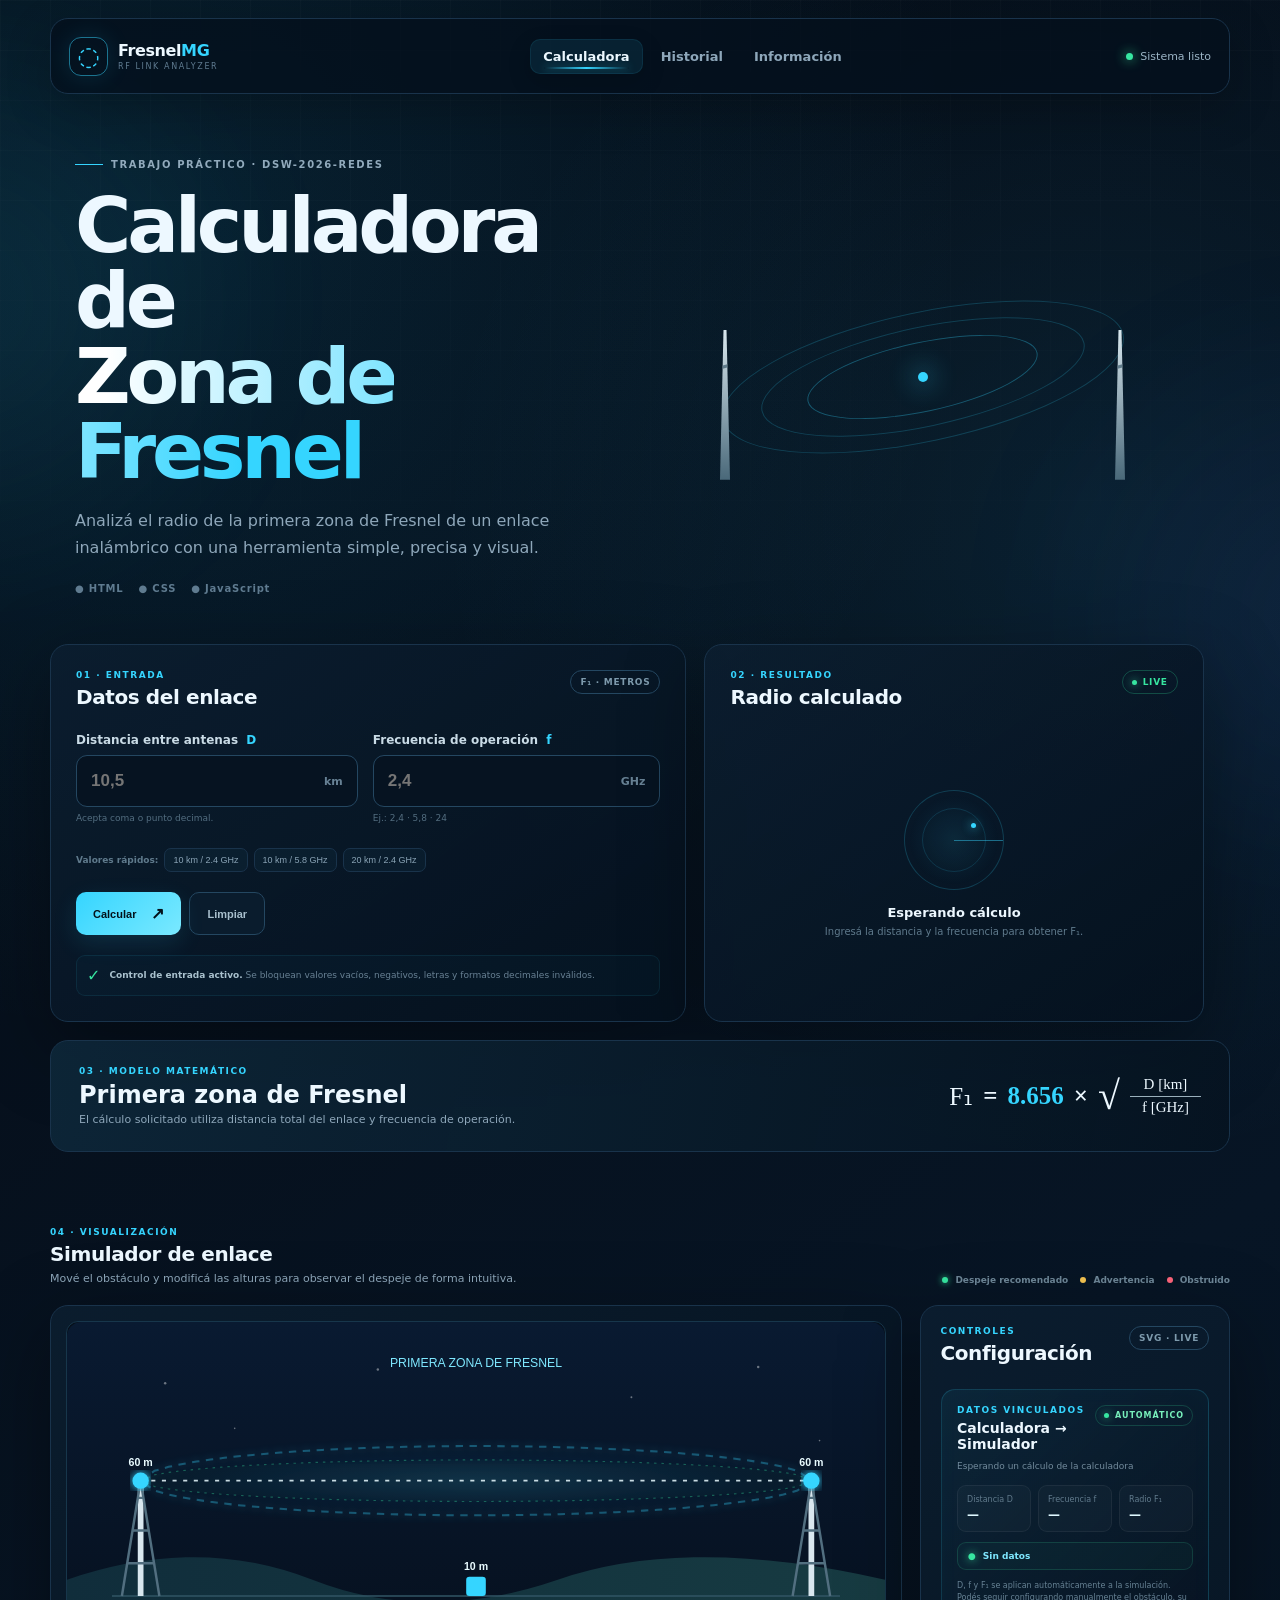
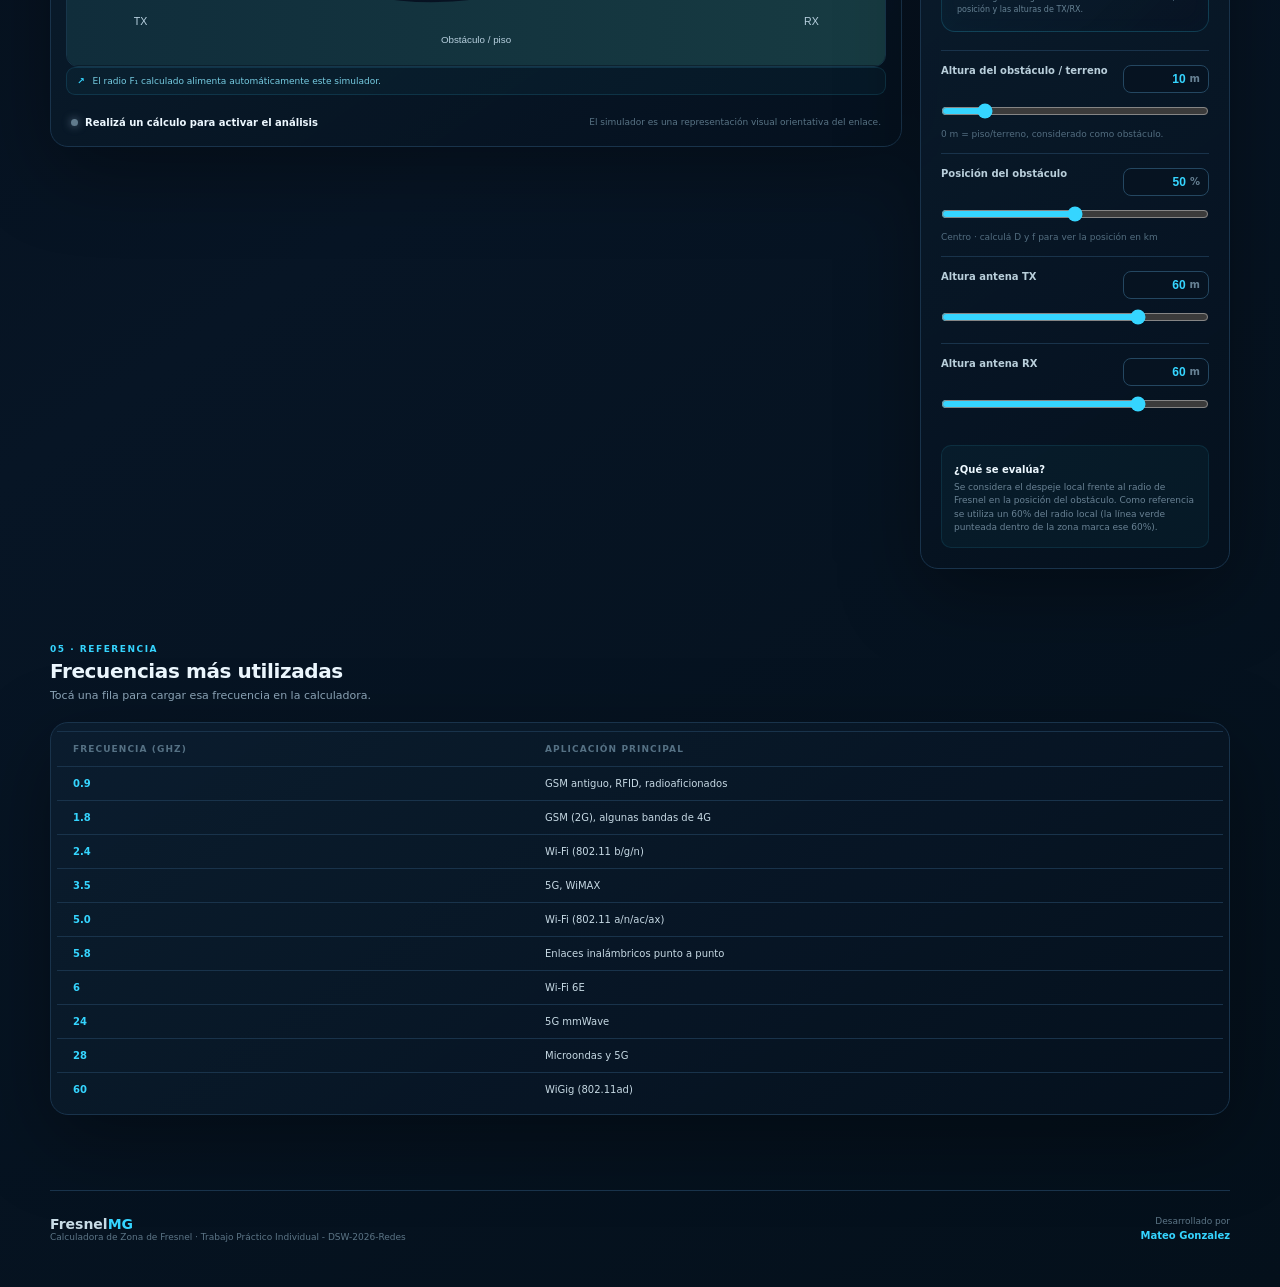
<file: index.html>
<!DOCTYPE html>
<html lang="es">
<head>
  <meta charset="UTF-8">
  <meta name="viewport" content="width=device-width, initial-scale=1.0">
  <meta name="description" content="FresnelMG - herramienta profesional para el cálculo y análisis de la primera zona de Fresnel">
  <title>FresnelMG | Calculadora de Zona de Fresnel</title>
  <link rel="stylesheet" href="style/styles.css">
</head>
<body>
  <div class="ambient ambient-one"></div>
  <div class="ambient ambient-two"></div>

  <header class="topbar">
    <a class="logo" href="index.html" aria-label="FresnelMG inicio">
      <span class="logo-mark">◌</span>
      <span>
        <strong>Fresnel<span>MG</span></strong>
        <small>RF LINK ANALYZER</small>
      </span>
    </a>

    <nav class="nav" aria-label="Navegación principal">
      <a class="active" href="index.html">Calculadora</a>
      <a class="" href="historial.html">Historial</a>
      <a class="" href="informacion.html">Información</a>
    </nav>

    <div class="status-pill"><i></i> Sistema listo</div>
  </header>

  <main id="inicio">
    <section class="hero" id="calculadora">
      <div class="hero-copy">
        <div class="kicker"><span></span> Trabajo práctico · DSW-2026-Redes</div>
        <h1>Calculadora de<br><em>Zona de Fresnel</em></h1>
        <p>Analizá el radio de la primera zona de Fresnel de un enlace inalámbrico con una herramienta simple, precisa y visual.</p>
        <div class="hero-meta">
          <span>● HTML</span>
          <span>● CSS</span>
          <span>● JavaScript</span>
        </div>
      </div>

      <div class="hero-orbit" aria-hidden="true">
        <div class="orbit orbit-a"></div>
        <div class="orbit orbit-b"></div>
        <div class="orbit orbit-c"></div>
        <div class="signal-dot"></div>
        <div class="tower tower-left"><b></b></div>
        <div class="tower tower-right"><b></b></div>
      </div>
    </section>
    <section class="workspace">
      <article class="panel calculator-panel">
        <div class="panel-head">
          <div>
            <span class="eyebrow">01 · Entrada</span>
            <h2>Datos del enlace</h2>
          </div>
          <span class="chip">F₁ · METROS</span>
        </div>

        <form id="calcForm" novalidate>
          <div class="input-grid">
            <label class="input-field">
              <span>Distancia entre antenas <b>D</b></span>
              <div class="input-box">
                <input id="distance" type="text" inputmode="decimal" autocomplete="off" placeholder="10,5" maxlength="20">
                <span>km</span>
              </div>
              <small class="hint">Acepta coma o punto decimal.</small>
              <small id="distanceError" class="field-error"></small>
            </label>

            <label class="input-field">
              <span>Frecuencia de operación <b>f</b></span>
              <div class="input-box">
                <input id="frequency" type="text" inputmode="decimal" autocomplete="off" placeholder="2,4" maxlength="20">
                <span>GHz</span>
              </div>
              <small class="hint">Ej.: 2,4 · 5,8 · 24</small>
              <small id="frequencyError" class="field-error"></small>
            </label>
          </div>

          <div class="quick-values">
            <span>Valores rápidos:</span>
            <button type="button" data-distance="10" data-frequency="2.4">10 km / 2.4 GHz</button>
            <button type="button" data-distance="10" data-frequency="5.8">10 km / 5.8 GHz</button>
            <button type="button" data-distance="20" data-frequency="2.4">20 km / 2.4 GHz</button>
          </div>

          <div class="form-actions">
            <button class="btn btn-primary" type="submit"><span>Calcular</span><b>↗</b></button>
            <button class="btn btn-ghost" type="button" id="clearBtn">Limpiar</button>
          </div>
        </form>

        <div class="validation-note">
          <span>✓</span>
          <p><strong>Control de entrada activo.</strong> Se bloquean valores vacíos, negativos, letras y formatos decimales inválidos.</p>
        </div>
      </article>

      <article class="panel result-panel" id="resultPanel">
        <div class="panel-head">
          <div>
            <span class="eyebrow">02 · Resultado</span>
            <h2>Radio calculado</h2>
          </div>
          <span class="live-dot">LIVE</span>
        </div>

        <div id="emptyResult" class="empty-result">
          <div class="radar"><span></span></div>
          <strong>Esperando cálculo</strong>
          <p>Ingresá la distancia y la frecuencia para obtener F₁.</p>
        </div>

        <div id="resultContent" class="result-content hidden">
          <div class="big-number"><span id="resultValue">00.00</span><small>m</small></div>
          <div class="result-badge"><span>✓</span> Cálculo válido</div>
          <div class="calculation-line" id="calculationLine"></div>
          <div class="result-stats">
            <div><span>Distancia</span><strong id="statDistance">—</strong></div>
            <div><span>Frecuencia</span><strong id="statFrequency">—</strong></div>
            <div><span>Precisión</span><strong>2 dec.</strong></div>
          </div>
        </div>
      </article>
    </section>
    <section class="formula-strip">
      <div class="formula-copy">
        <span class="eyebrow">03 · Modelo matemático</span>
        <h2>Primera zona de Fresnel</h2>
        <p>El cálculo solicitado utiliza distancia total del enlace y frecuencia de operación.</p>
      </div>
      <div class="formula">
        <span>F₁</span><b>=</b><strong>8.656</strong><b>×</b><span class="sqrt">√</span>
        <span class="frac"><i>D [km]</i><i>f [GHz]</i></span>
      </div>
    </section>

    <section class="section" id="simulador">
      <div class="section-heading">
        <div>
          <span class="eyebrow">04 · Visualización</span>
          <h2>Simulador de enlace</h2>
          <p>Mové el obstáculo y modificá las alturas para observar el despeje de forma intuitiva.</p>
        </div>
        <div class="legend-inline">
          <span><i class="dot green"></i> Despeje recomendado</span>
          <span><i class="dot yellow"></i> Advertencia</span>
          <span><i class="dot red"></i> Obstruido</span>
        </div>
      </div>

      <div class="simulator-grid">
        <article class="panel simulation-card">
          <div class="scene-wrap">
            <svg id="scene" viewBox="0 0 1000 420" role="img" aria-label="Simulación de dos antenas y zona de Fresnel">
              <defs>
                <linearGradient id="sky" x1="0" x2="0" y1="0" y2="1">
                  <stop offset="0" stop-color="#091a31"/>
                  <stop offset="1" stop-color="#06101e"/>
                </linearGradient>
                <linearGradient id="ground" x1="0" x2="1">
                  <stop offset="0" stop-color="#102d3b"/>
                  <stop offset="1" stop-color="#173b42"/>
                </linearGradient>
                <radialGradient id="zoneFill">
                  <stop offset="0" stop-color="#48d9ff" stop-opacity=".22"/>
                  <stop offset=".65" stop-color="#2196f3" stop-opacity=".08"/>
                  <stop offset="1" stop-color="#2196f3" stop-opacity="0"/>
                </radialGradient>
                <filter id="glow">
                  <feGaussianBlur stdDeviation="5" result="b"/>
                  <feMerge><feMergeNode in="b"/><feMergeNode in="SourceGraphic"/></feMerge>
                </filter>
              </defs>

              <rect width="1000" height="420" rx="18" fill="url(#sky)"/>
              <g opacity=".4">
                <circle cx="120" cy="75" r="1.5" fill="#fff"/>
                <circle cx="205" cy="130" r="1" fill="#fff"/>
                <circle cx="380" cy="58" r="1.5" fill="#fff"/>
                <circle cx="690" cy="92" r="1.2" fill="#fff"/>
                <circle cx="845" cy="55" r="1.5" fill="#fff"/>
                <circle cx="920" cy="145" r="1" fill="#fff"/>
              </g>

              <path d="M0 315 Q160 260 300 315 T600 315 T1000 315 V420 H0Z" fill="url(#ground)"/>
              <line x1="55" y1="335" x2="945" y2="335" stroke="#315565" stroke-width="2"/>
              <path id="fresnelZone" d="" fill="url(#zoneFill)" stroke="#35d5ff" stroke-width="2.5" stroke-dasharray="9 8" filter="url(#glow)"/>
              <path id="fresnelCore" d="" fill="rgba(55,230,161,.07)" stroke="#37e6a1" stroke-width="1.4" stroke-dasharray="3 6"/>
<line id="linkLine" x1="90" y1="145" x2="910" y2="145" stroke="#e9fbff" stroke-opacity=".85" stroke-width="2" stroke-dasharray="5 8"/>

              <g id="leftTower">
                <g id="leftMast"></g>
                <circle id="leftHead" cx="90" cy="145" r="10" fill="#35d5ff" filter="url(#glow)"/>
              </g>

              <g id="rightTower">
                <g id="rightMast"></g>
                <circle id="rightHead" cx="910" cy="145" r="10" fill="#35d5ff" filter="url(#glow)"/>
              </g>

              <g id="obstacleGroup">
                <rect id="obstacle" x="488" y="305" width="24" height="30" rx="4" fill="#35d5ff"/>
                <path id="obstacleGlow" d="" fill="none" stroke="#35d5ff" stroke-width="2" opacity=".5"/>
              </g>

              <g id="sceneLabels" fill="#b8d0df" font-family="Inter, sans-serif">
                <text x="90" y="370" text-anchor="middle" font-size="13">TX</text>
                <text x="910" y="370" text-anchor="middle" font-size="13">RX</text>
                <text id="zoneLabel" x="500" y="55" text-anchor="middle" font-size="15" fill="#7fe8ff">PRIMERA ZONA DE FRESNEL</text>
                <text id="obstacleLabel" x="500" y="392" text-anchor="middle" font-size="12">Obstáculo / piso</text>
              </g>
            </svg>
          </div>

          <div class="sim-connection-banner"><span>↗</span> El radio F₁ calculado alimenta automáticamente este simulador.</div>
          <div class="scene-result" id="sceneResult">
            <div><span class="scene-status-dot"></span><strong>Realizá un cálculo para activar el análisis</strong></div>
            <p>El simulador es una representación visual orientativa del enlace.</p>
          </div>
        </article>

        <aside class="panel controls-card">
          <div class="panel-head">
            <div>
              <span class="eyebrow">Controles</span>
              <h2>Configuración</h2>
            </div>
            <span class="chip">SVG · LIVE</span>
          </div>

          <div class="sim-linked-data">
            <div class="sim-linked-head">
              <div>
                <span class="eyebrow">Datos vinculados</span>
                <h3>Calculadora → Simulador</h3>
              </div>
              <span class="link-status"><i></i> AUTOMÁTICO</span>
            </div>
            <p id="simDataSource" class="sim-data-source">Esperando un cálculo de la calculadora</p>
            <div class="sim-linked-grid">
              <div><span>Distancia D</span><strong id="simDistance">—</strong></div>
              <div><span>Frecuencia f</span><strong id="simFrequency">—</strong></div>
              <div><span>Radio F₁</span><strong id="simRadius">—</strong></div>
            </div>
            <div class="sim-applied"><span>●</span><strong id="simAppliedRadius">Sin datos</strong></div>
            <div class="sim-linked-help">
              D, f y F₁ se aplican automáticamente a la simulación. Podés seguir configurando manualmente el obstáculo, su posición y las alturas de TX/RX.
            </div>
          </div>

          <div class="control">
            <div><label for="obstacleHeight">Altura del obstáculo / terreno</label><output id="obstacleHeightValue">10 m</output></div>
            <input id="obstacleHeight" type="range" min="0" max="70" value="10">
            <small class="hint">0 m = piso/terreno, considerado como obstáculo.</small>
          </div>

          <div class="control">
            <div><label for="obstaclePosition">Posición del obstáculo</label><output id="obstaclePositionValue">Centro</output></div>
            <input id="obstaclePosition" type="range" min="2" max="98" value="50">
          </div>

          <div class="control">
            <div><label for="txHeight">Altura antena TX</label><output id="txHeightValue">60 m</output></div>
            <input id="txHeight" type="range" min="0" max="80" value="60">
          </div>

          <div class="control">
            <div><label for="rxHeight">Altura antena RX</label><output id="rxHeightValue">60 m</output></div>
            <input id="rxHeight" type="range" min="0" max="80" value="60">
          </div>

          <div class="sim-note">
            <strong>¿Qué se evalúa?</strong>
            <p>Se considera el despeje local frente al radio de Fresnel en la posición del obstáculo. Como referencia se utiliza un 60% del radio local (la línea verde punteada dentro de la zona marca ese 60%).</p>
          </div>
        </aside>
      </div>
    </section>
    <section class="section" id="frecuencias">
      <div class="section-heading">
        <div>
          <span class="eyebrow">05 · Referencia</span>
          <h2>Frecuencias más utilizadas</h2>
          <p>Tocá una fila para cargar esa frecuencia en la calculadora.</p>
        </div>
      </div>
      <div class="panel freq-card">
        <table class="freq-table">
          <thead><tr><th>Frecuencia (GHz)</th><th>Aplicación principal</th></tr></thead>
          <tbody>
            <tr data-freq="0.9" tabindex="0"><td>0.9</td><td>GSM antiguo, RFID, radioaficionados</td></tr>
            <tr data-freq="1.8" tabindex="0"><td>1.8</td><td>GSM (2G), algunas bandas de 4G</td></tr>
            <tr data-freq="2.4" tabindex="0"><td>2.4</td><td>Wi-Fi (802.11 b/g/n)</td></tr>
            <tr data-freq="3.5" tabindex="0"><td>3.5</td><td>5G, WiMAX</td></tr>
            <tr data-freq="5" tabindex="0"><td>5.0</td><td>Wi-Fi (802.11 a/n/ac/ax)</td></tr>
            <tr data-freq="5.8" tabindex="0"><td>5.8</td><td>Enlaces inalámbricos punto a punto</td></tr>
            <tr data-freq="6" tabindex="0"><td>6</td><td>Wi-Fi 6E</td></tr>
            <tr data-freq="24" tabindex="0"><td>24</td><td>5G mmWave</td></tr>
            <tr data-freq="28" tabindex="0"><td>28</td><td>Microondas y 5G</td></tr>
            <tr data-freq="60" tabindex="0"><td>60</td><td>WiGig (802.11ad)</td></tr>
          </tbody>
        </table>
      </div>
    </section>
  </main>

  <footer class="footer">
    <div>
      <strong>Fresnel<span>MG</span></strong>
      <p>Calculadora de Zona de Fresnel · Trabajo Práctico Individual - DSW-2026-Redes</p>
    </div>
    <div class="footer-author">
      <span>Desarrollado por</span>
      <strong>Mateo Gonzalez</strong>
    </div>
  </footer>

  <div id="toast" class="toast" role="status"></div>

  <script src="js/script.js"></script>
</body>
</html>
</file>
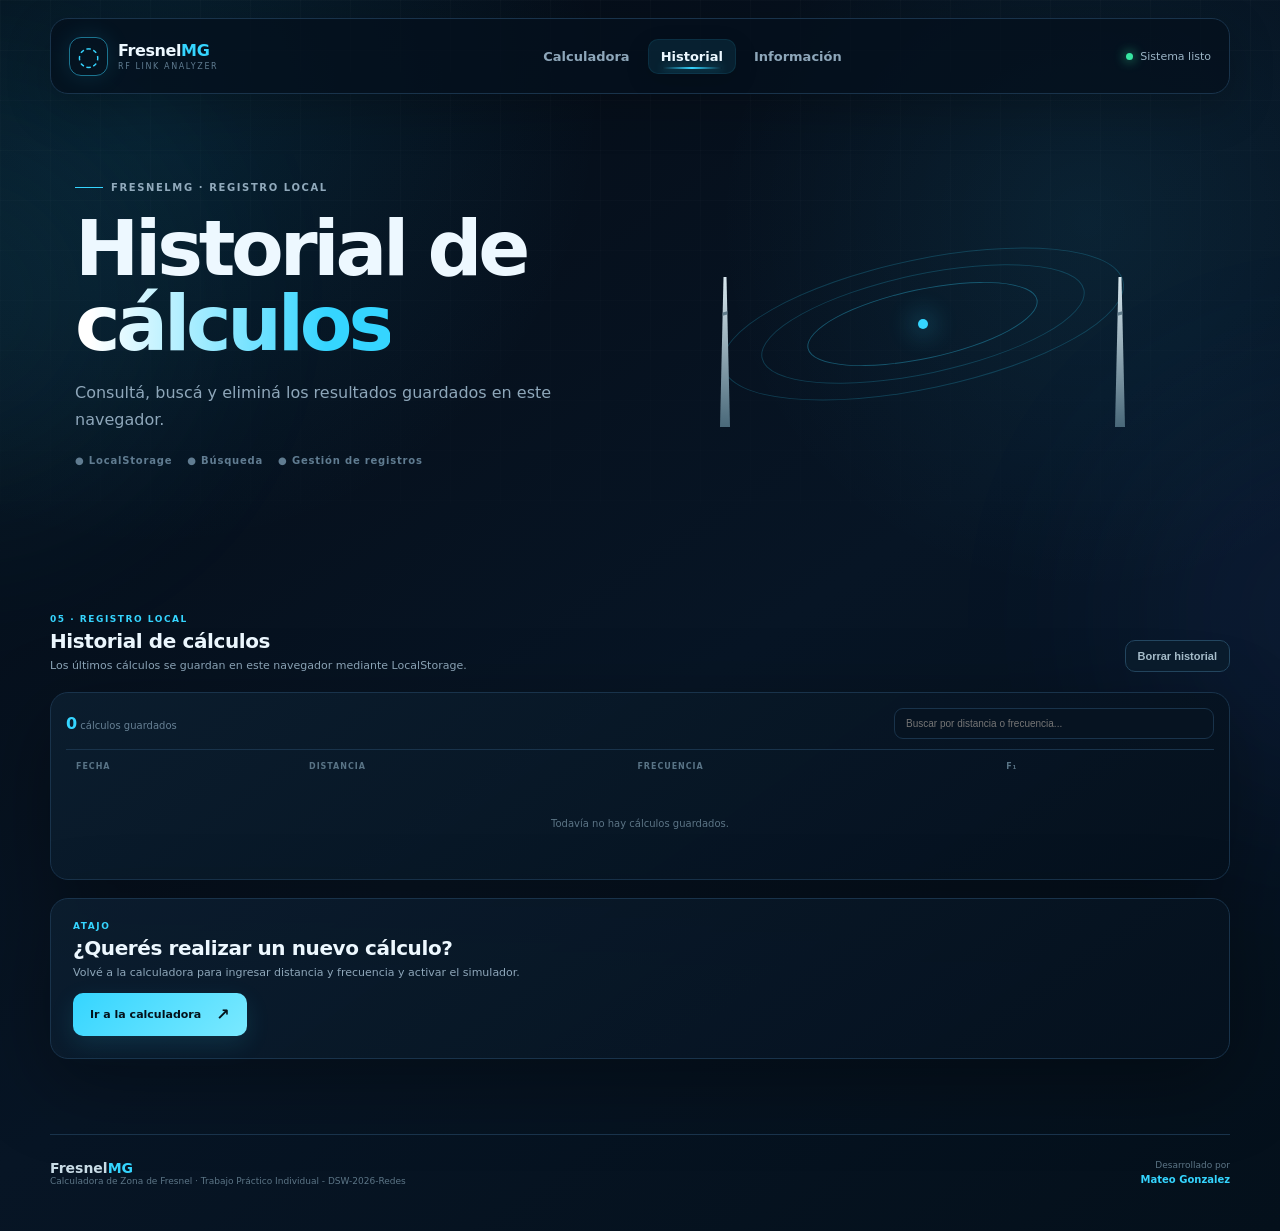
<file: historial.html>
<!DOCTYPE html>
<html lang="es">
<head>
  <meta charset="UTF-8">
  <meta name="viewport" content="width=device-width, initial-scale=1.0">
  <meta name="description" content="FresnelMG - herramienta profesional para el cálculo y análisis de la primera zona de Fresnel">
  <title>FresnelMG | Historial</title>
  <link rel="stylesheet" href="style/styles.css">
</head>
<body>
  <div class="ambient ambient-one"></div>
  <div class="ambient ambient-two"></div>

  <header class="topbar">
    <a class="logo" href="index.html" aria-label="FresnelMG inicio">
      <span class="logo-mark">◌</span>
      <span>
        <strong>Fresnel<span>MG</span></strong>
        <small>RF LINK ANALYZER</small>
      </span>
    </a>

    <nav class="nav" aria-label="Navegación principal">
      <a class="" href="index.html">Calculadora</a>
      <a class="active" href="historial.html">Historial</a>
      <a class="" href="informacion.html">Información</a>
    </nav>

    <div class="status-pill"><i></i> Sistema listo</div>
  </header>

  <main>
    <section class="hero hero-inner">
      <div class="hero-copy">
        <div class="kicker"><span></span> FresnelMG · Registro local</div>
        <h1>Historial de<br><em>cálculos</em></h1>
        <p>Consultá, buscá y eliminá los resultados guardados en este navegador.</p>
        <div class="hero-meta">
          <span>● LocalStorage</span>
          <span>● Búsqueda</span>
          <span>● Gestión de registros</span>
        </div>
      </div>
      <div class="hero-orbit" aria-hidden="true">
        <div class="orbit orbit-a"></div>
        <div class="orbit orbit-b"></div>
        <div class="orbit orbit-c"></div>
        <div class="signal-dot"></div>
        <div class="tower tower-left"><b></b></div>
        <div class="tower tower-right"><b></b></div>
      </div>
    </section>

    <section class="section" id="historial">
      <div class="section-heading">
        <div>
          <span class="eyebrow">05 · Registro local</span>
          <h2>Historial de cálculos</h2>
          <p>Los últimos cálculos se guardan en este navegador mediante LocalStorage.</p>
        </div>
        <button class="btn btn-ghost small" id="clearHistoryBtn">Borrar historial</button>
      </div>

      <div class="panel history-card">
        <div class="history-toolbar">
          <div class="history-count"><strong id="historyCount">0</strong> cálculos guardados</div>
          <input id="historySearch" type="search" placeholder="Buscar por distancia o frecuencia...">
        </div>
        <div class="table-wrap">
          <table>
            <thead><tr><th>Fecha</th><th>Distancia</th><th>Frecuencia</th><th>F₁</th><th></th></tr></thead>
            <tbody id="historyBody"></tbody>
          </table>
          <div id="emptyHistory" class="empty-history">Todavía no hay cálculos guardados.</div>
        </div>
      </div>
    </section>

    <section class="panel" style="margin-top:18px;padding:22px;">
      <span class="eyebrow">Atajo</span>
      <h2 style="margin-top:5px;">¿Querés realizar un nuevo cálculo?</h2>
      <p style="color:var(--muted);font-size:11px;margin-top:6px;">Volvé a la calculadora para ingresar distancia y frecuencia y activar el simulador.</p>
      <a class="btn btn-primary" href="index.html" style="display:inline-flex;text-decoration:none;margin-top:14px;">Ir a la calculadora <b>↗</b></a>
    </section>
  </main>


  <footer class="footer">
    <div>
      <strong>Fresnel<span>MG</span></strong>
      <p>Calculadora de Zona de Fresnel · Trabajo Práctico Individual - DSW-2026-Redes</p>
    </div>
    <div class="footer-author">
      <span>Desarrollado por</span>
      <strong>Mateo Gonzalez</strong>
    </div>
  </footer>

  <div id="toast" class="toast" role="status"></div>

  <script src="js/script.js"></script>
</body>
</html>
</file>
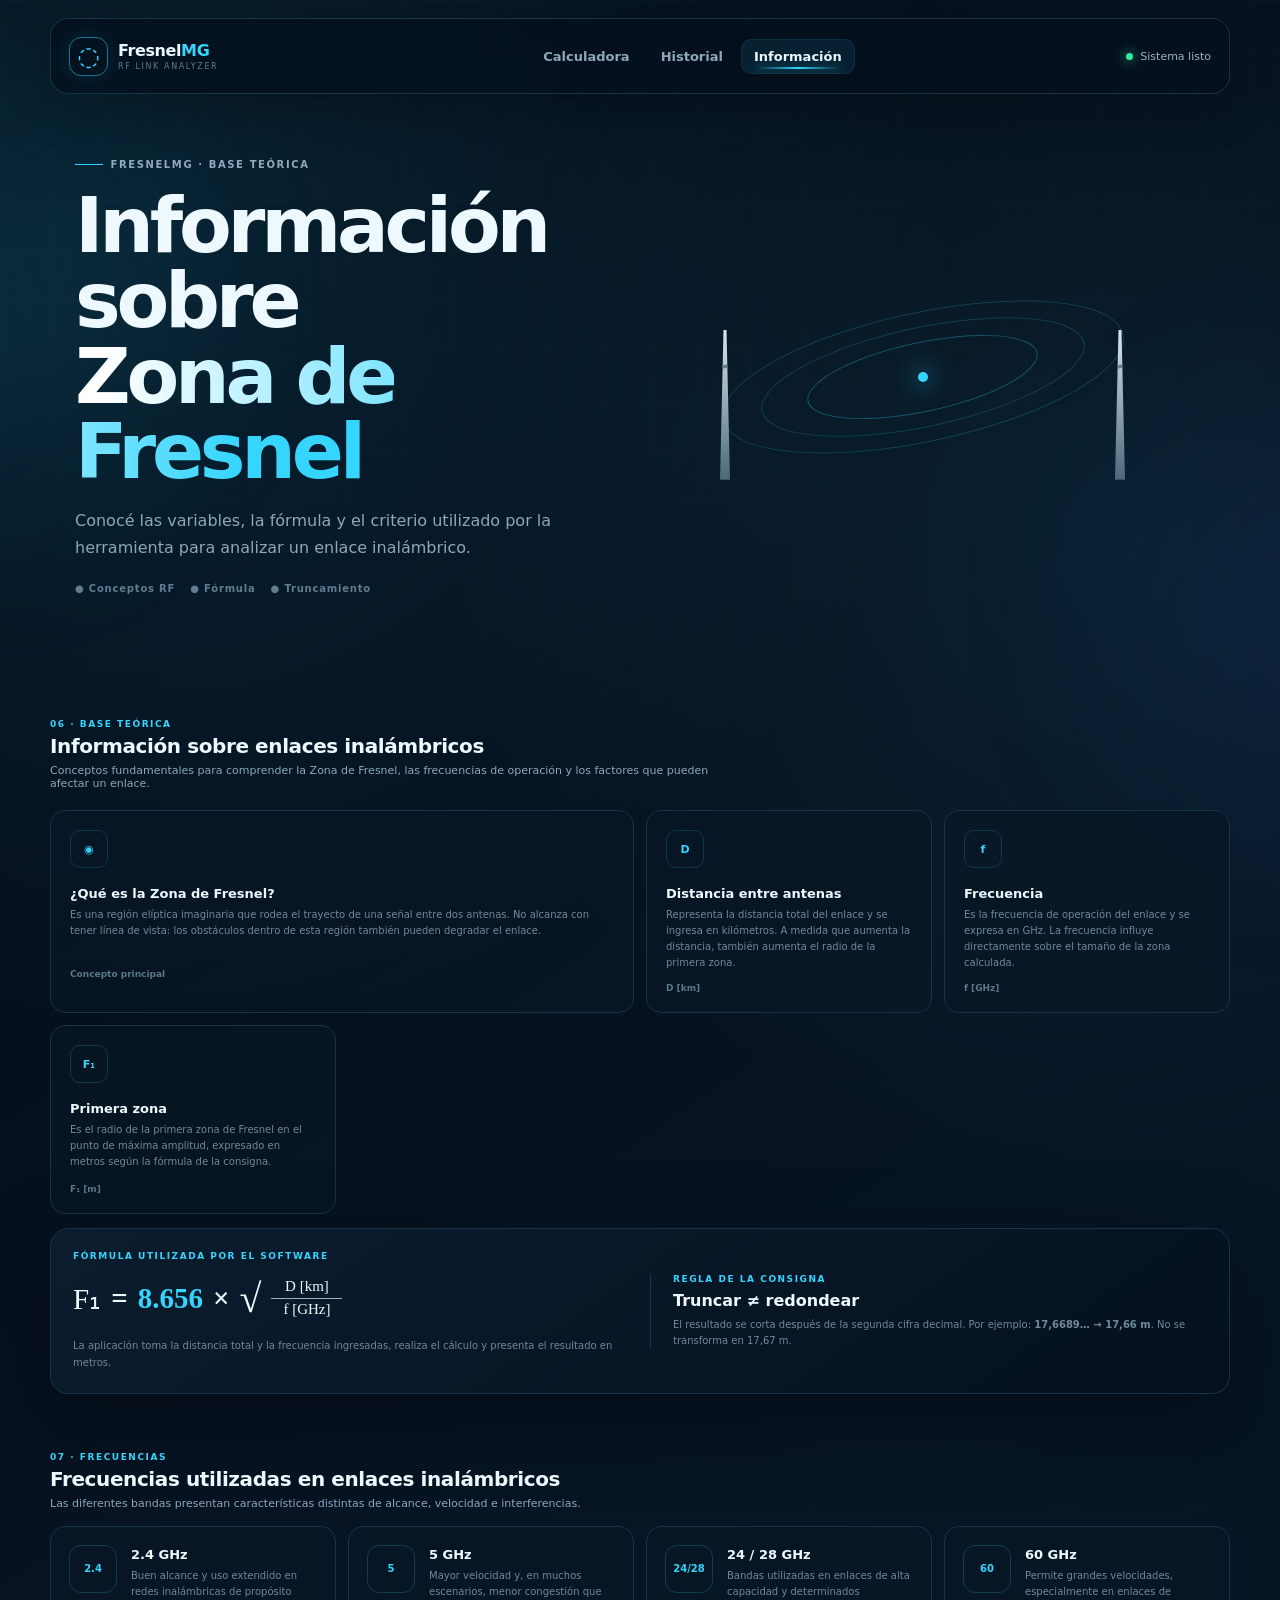
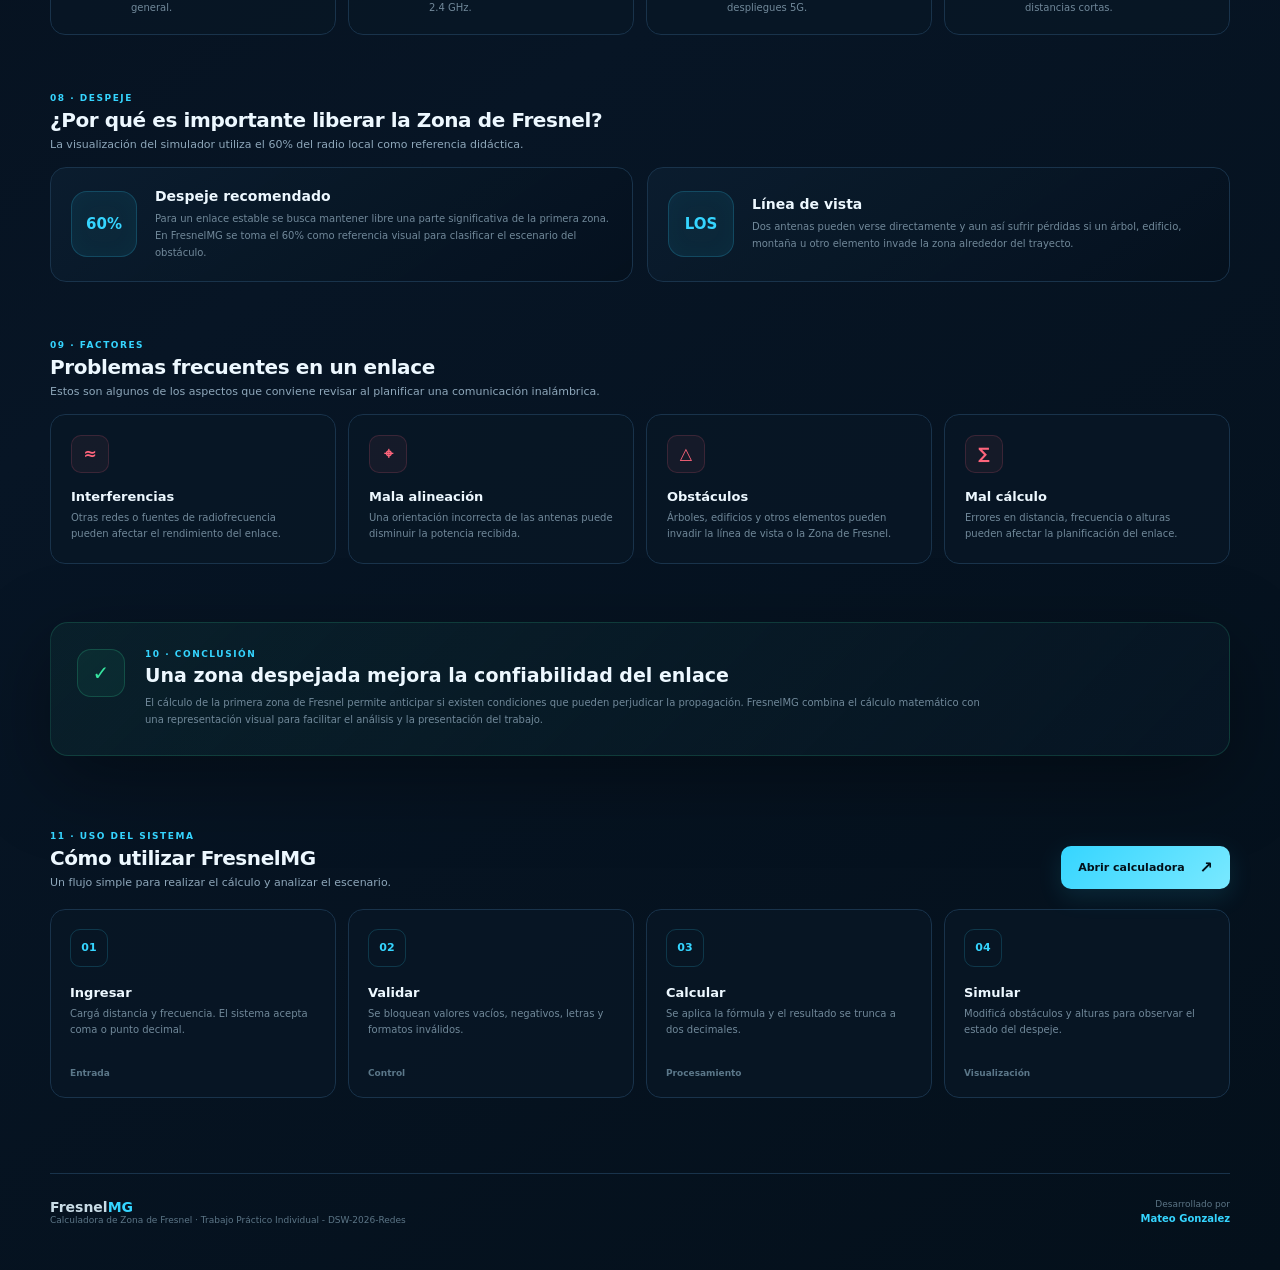
<file: informacion.html>
<!DOCTYPE html>
<html lang="es">
<head>
  <meta charset="UTF-8">
  <meta name="viewport" content="width=device-width, initial-scale=1.0">
  <meta name="description" content="FresnelMG - herramienta profesional para el cálculo y análisis de la primera zona de Fresnel">
  <title>FresnelMG | Información</title>
  <link rel="stylesheet" href="style/styles.css">
</head>
<body>
  <div class="ambient ambient-one"></div>
  <div class="ambient ambient-two"></div>

  <header class="topbar">
    <a class="logo" href="index.html" aria-label="FresnelMG inicio">
      <span class="logo-mark">◌</span>
      <span>
        <strong>Fresnel<span>MG</span></strong>
        <small>RF LINK ANALYZER</small>
      </span>
    </a>

    <nav class="nav" aria-label="Navegación principal">
      <a class="" href="index.html">Calculadora</a>
      <a class="" href="historial.html">Historial</a>
      <a class="active" href="informacion.html">Información</a>
    </nav>

    <div class="status-pill"><i></i> Sistema listo</div>
  </header>

  <main>
    <section class="hero hero-inner">
      <div class="hero-copy">
        <div class="kicker"><span></span>FresnelMG · Base teórica</div>
        <h1>Información sobre<br><em>Zona de Fresnel</em></h1>
        <p>Conocé las variables, la fórmula y el criterio utilizado por la herramienta para analizar un enlace inalámbrico.</p>
        <div class="hero-meta">
          <span>● Conceptos RF</span>
          <span>● Fórmula</span>
          <span>● Truncamiento</span>
        </div>
      </div>
      <div class="hero-orbit" aria-hidden="true">
        <div class="orbit orbit-a"></div>
        <div class="orbit orbit-b"></div>
        <div class="orbit orbit-c"></div>
        <div class="signal-dot"></div>
        <div class="tower tower-left"><b></b></div>
        <div class="tower tower-right"><b></b></div>
      </div>
    </section>

    <section class="section info-section" id="informacion">
      <div class="section-heading">
        <div>
          <span class="eyebrow">06 · Base teórica</span>
          <h2>Información sobre enlaces inalámbricos</h2>
          <p>Conceptos fundamentales para comprender la Zona de Fresnel, las frecuencias de operación y los factores que pueden afectar un enlace.</p>
        </div>
      </div>

      <div class="info-grid info-grid-four">
        <article class="info-card info-feature"><span class="info-icon">◉</span><h3>¿Qué es la Zona de Fresnel?</h3><p>Es una región elíptica imaginaria que rodea el trayecto de una señal entre dos antenas. No alcanza con tener línea de vista: los obstáculos dentro de esta región también pueden degradar el enlace.</p><strong>Concepto principal</strong></article>
        <article class="info-card"><span class="info-icon">D</span><h3>Distancia entre antenas</h3><p>Representa la distancia total del enlace y se ingresa en kilómetros. A medida que aumenta la distancia, también aumenta el radio de la primera zona.</p><strong>D [km]</strong></article>
        <article class="info-card"><span class="info-icon">f</span><h3>Frecuencia</h3><p>Es la frecuencia de operación del enlace y se expresa en GHz. La frecuencia influye directamente sobre el tamaño de la zona calculada.</p><strong>f [GHz]</strong></article>
        <article class="info-card"><span class="info-icon">F₁</span><h3>Primera zona</h3><p>Es el radio de la primera zona de Fresnel en el punto de máxima amplitud, expresado en metros según la fórmula de la consigna.</p><strong>F₁ [m]</strong></article>
      </div>

      <div class="formula-explanation panel">
        <div>
          <span class="eyebrow">Fórmula utilizada por el software</span>
          <div class="formula large"><span>F₁</span><b>=</b><strong>8.656</strong><b>×</b><span class="sqrt">√</span><span class="frac"><i>D [km]</i><i>f [GHz]</i></span></div>
          <p class="info-long-text">La aplicación toma la distancia total y la frecuencia ingresadas, realiza el cálculo y presenta el resultado en metros.</p>
        </div>
        <div class="truncate-box">
          <span class="eyebrow">Regla de la consigna</span>
          <h3>Truncar ≠ redondear</h3>
          <p>El resultado se corta después de la segunda cifra decimal. Por ejemplo: <b>17,6689… → 17,66 m</b>. No se transforma en 17,67 m.</p>
        </div>
      </div>

      <section class="info-block">
        <div class="section-heading compact-heading">
          <div><span class="eyebrow">07 · Frecuencias</span><h2>Frecuencias utilizadas en enlaces inalámbricos</h2><p>Las diferentes bandas presentan características distintas de alcance, velocidad e interferencias.</p></div>
        </div>
        <div class="frequency-grid">
          <article class="frequency-card"><span>2.4</span><div><h3>2.4 GHz</h3><p>Buen alcance y uso extendido en redes inalámbricas de propósito general.</p></div></article>
          <article class="frequency-card"><span>5</span><div><h3>5 GHz</h3><p>Mayor velocidad y, en muchos escenarios, menor congestión que 2.4 GHz.</p></div></article>
          <article class="frequency-card"><span>24/28</span><div><h3>24 / 28 GHz</h3><p>Bandas utilizadas en enlaces de alta capacidad y determinados despliegues 5G.</p></div></article>
          <article class="frequency-card"><span>60</span><div><h3>60 GHz</h3><p>Permite grandes velocidades, especialmente en enlaces de distancias cortas.</p></div></article>
        </div>
      </section>

      <section class="info-block">
        <div class="section-heading compact-heading">
          <div><span class="eyebrow">08 · Despeje</span><h2>¿Por qué es importante liberar la Zona de Fresnel?</h2><p>La visualización del simulador utiliza el 60% del radio local como referencia didáctica.</p></div>
        </div>
        <div class="split-info">
          <article class="explanation-card"><div class="big-info-icon">60%</div><div><h3>Despeje recomendado</h3><p>Para un enlace estable se busca mantener libre una parte significativa de la primera zona. En FresnelMG se toma el 60% como referencia visual para clasificar el escenario del obstáculo.</p></div></article>
          <article class="explanation-card"><div class="big-info-icon">LOS</div><div><h3>Línea de vista</h3><p>Dos antenas pueden verse directamente y aun así sufrir pérdidas si un árbol, edificio, montaña u otro elemento invade la zona alrededor del trayecto.</p></div></article>
        </div>
      </section>

      <section class="info-block">
        <div class="section-heading compact-heading">
          <div><span class="eyebrow">09 · Factores</span><h2>Problemas frecuentes en un enlace</h2><p>Estos son algunos de los aspectos que conviene revisar al planificar una comunicación inalámbrica.</p></div>
        </div>
        <div class="problem-grid">
          <article class="problem-card"><span>≈</span><h3>Interferencias</h3><p>Otras redes o fuentes de radiofrecuencia pueden afectar el rendimiento del enlace.</p></article>
          <article class="problem-card"><span>⌖</span><h3>Mala alineación</h3><p>Una orientación incorrecta de las antenas puede disminuir la potencia recibida.</p></article>
          <article class="problem-card"><span>△</span><h3>Obstáculos</h3><p>Árboles, edificios y otros elementos pueden invadir la línea de vista o la Zona de Fresnel.</p></article>
          <article class="problem-card"><span>∑</span><h3>Mal cálculo</h3><p>Errores en distancia, frecuencia o alturas pueden afectar la planificación del enlace.</p></article>
        </div>
      </section>

      <section class="conclusion-card">
        <div class="conclusion-mark">✓</div>
        <div><span class="eyebrow">10 · Conclusión</span><h2>Una zona despejada mejora la confiabilidad del enlace</h2><p>El cálculo de la primera zona de Fresnel permite anticipar si existen condiciones que pueden perjudicar la propagación. FresnelMG combina el cálculo matemático con una representación visual para facilitar el análisis y la presentación del trabajo.</p></div>
      </section>
    </section>

    <section class="section">
      <div class="section-heading">
        <div><span class="eyebrow">11 · Uso del sistema</span><h2>Cómo utilizar FresnelMG</h2><p>Un flujo simple para realizar el cálculo y analizar el escenario.</p></div>
        <a class="btn btn-primary" href="index.html" style="text-decoration:none;">Abrir calculadora <b>↗</b></a>
      </div>
      <div class="info-grid info-grid-four">
        <article class="info-card"><span class="info-icon">01</span><h3>Ingresar</h3><p>Cargá distancia y frecuencia. El sistema acepta coma o punto decimal.</p><strong>Entrada</strong></article>
        <article class="info-card"><span class="info-icon">02</span><h3>Validar</h3><p>Se bloquean valores vacíos, negativos, letras y formatos inválidos.</p><strong>Control</strong></article>
        <article class="info-card"><span class="info-icon">03</span><h3>Calcular</h3><p>Se aplica la fórmula y el resultado se trunca a dos decimales.</p><strong>Procesamiento</strong></article>
        <article class="info-card"><span class="info-icon">04</span><h3>Simular</h3><p>Modificá obstáculos y alturas para observar el estado del despeje.</p><strong>Visualización</strong></article>
      </div>
    </section>
  </main>

  <footer class="footer">
    <div>
      <strong>Fresnel<span>MG</span></strong>
      <p>Calculadora de Zona de Fresnel · Trabajo Práctico Individual - DSW-2026-Redes</p>
    </div>
    <div class="footer-author">
      <span>Desarrollado por</span>
      <strong>Mateo Gonzalez</strong>
    </div>
  </footer>

  <div id="toast" class="toast" role="status"></div>

  <script src="js/script.js"></script>
</body>
</html>
</file>
<file: style/styles.css>
*{box-sizing:border-box;margin:0;padding:0}
:root{--bg:#050b14;--bg2:#071525;--panel:rgba(9,22,38,.82);--line:#19334b;--line2:#244761;--text:#edf8ff;--muted:#8ea7ba;--cyan:#35d5ff;--cyan2:#149ed0;--green:#37e6a1;--yellow:#f5c451;--red:#ff657c;--shadow:0 24px 80px rgba(0,0,0,.35)}
html{scroll-behavior:smooth}
body{min-height:100vh;background:radial-gradient(circle at 12% 8%,rgba(20,158,208,.14),transparent 28%),radial-gradient(circle at 85% 18%,rgba(53,213,255,.08),transparent 25%),linear-gradient(145deg,var(--bg),var(--bg2) 55%,#04101b);color:var(--text);font-family:Inter,ui-sans-serif,system-ui,-apple-system,BlinkMacSystemFont,"Segoe UI",sans-serif;overflow-x:hidden}
body:before{content:"";position:fixed;inset:0;pointer-events:none;background-image:linear-gradient(rgba(255,255,255,.018) 1px,transparent 1px),linear-gradient(90deg,rgba(255,255,255,.018) 1px,transparent 1px);background-size:50px 50px;mask-image:linear-gradient(to bottom,black,transparent 80%);z-index:-2}
.ambient{position:fixed;width:420px;height:420px;border-radius:50%;filter:blur(110px);opacity:.08;pointer-events:none;z-index:-1}.ambient-one{background:#35d5ff;top:10%;left:-250px}.ambient-two{background:#4f7cff;right:-260px;top:45%}
.topbar{width:min(1180px,calc(100% - 32px));height:76px;margin:18px auto 0;border:1px solid var(--line);background:rgba(5,16,29,.78);backdrop-filter:blur(20px);border-radius:18px;display:flex;align-items:center;padding:0 18px;position:sticky;top:14px;z-index:20;box-shadow:0 15px 45px rgba(0,0,0,.22)}
.logo{display:flex;align-items:center;gap:10px;color:var(--text);text-decoration:none;min-width:225px}.logo-mark{width:39px;height:39px;display:grid;place-items:center;border:1px solid rgba(53,213,255,.5);border-radius:12px;color:var(--cyan);font-size:26px;box-shadow:0 0 24px rgba(53,213,255,.12)}.logo strong{display:block;letter-spacing:-.4px}.logo strong span,.footer strong span{color:var(--cyan)}.logo small{display:block;color:#607c91;font-size:8px;letter-spacing:.2em;margin-top:2px}
.nav{display:flex;gap:5px;flex:1;justify-content:center;align-items:center}
.nav a{position:relative;color:var(--muted);text-decoration:none;font-size:13px;font-weight:700;padding:10px 13px;border-radius:10px;transition:color .25s ease,background .25s ease,transform .25s ease,box-shadow .25s ease;overflow:hidden}
.nav a::before{content:"";position:absolute;left:14px;right:14px;bottom:5px;height:2px;border-radius:999px;background:linear-gradient(90deg,transparent,var(--cyan),transparent);transform:scaleX(0);transform-origin:center;transition:transform .3s ease,opacity .3s ease;opacity:.65}
.nav a::after{content:"";position:absolute;top:0;left:-90%;width:55%;height:100%;background:linear-gradient(90deg,transparent,rgba(255,255,255,.13),transparent);transform:skewX(-18deg);transition:left .55s ease;pointer-events:none}
.nav a:hover{color:var(--text);background:rgba(53,213,255,.07);transform:translateY(-1px)}
.nav a:hover::before,.nav a.active::before{transform:scaleX(1)}
.nav a:hover::after{left:135%}
.nav a.active{color:var(--text);background:rgba(53,213,255,.09);box-shadow:inset 0 0 0 1px rgba(53,213,255,.09),0 8px 24px rgba(0,0,0,.14)}
.nav a.active::before{opacity:1;box-shadow:0 0 10px rgba(53,213,255,.45)}
.nav a:focus-visible{outline:2px solid rgba(53,213,255,.7);outline-offset:2px}
.status-pill{font-size:11px;color:#9bb4c5;display:flex;align-items:center;gap:7px;min-width:120px;justify-content:flex-end}.status-pill i{width:7px;height:7px;border-radius:50%;background:var(--green);box-shadow:0 0 12px var(--green)}
main{width:min(1180px,calc(100% - 32px));margin:auto}
.hero{min-height:390px;display:grid;grid-template-columns:1fr 1fr;align-items:center;position:relative;padding:65px 25px 50px}.hero-copy{max-width:650px}.kicker{display:flex;align-items:center;gap:8px;color:#91aabc;text-transform:uppercase;letter-spacing:.16em;font-size:10px;font-weight:800}.kicker span{width:28px;height:1px;background:var(--cyan)}h1{font-size:clamp(44px,6vw,78px);line-height:.98;letter-spacing:-.055em;margin:18px 0}h1 em{font-style:normal;color:transparent;background:linear-gradient(90deg,#fff 5%,var(--cyan) 80%);background-clip:text;-webkit-background-clip:text} .hero-copy>p{max-width:560px;color:var(--muted);font-size:16px;line-height:1.7}.hero-meta{display:flex;gap:15px;flex-wrap:wrap;margin-top:22px;color:#607c91;font-size:10px;font-weight:800;letter-spacing:.08em}
.hero-orbit{height:330px;position:relative;display:grid;place-items:center}.orbit{position:absolute;border:1px solid rgba(53,213,255,.2);border-radius:50%;transform:rotate(-12deg)}.orbit-a{width:410px;height:130px}.orbit-b{width:330px;height:100px}.orbit-c{width:235px;height:70px;border-color:rgba(53,213,255,.32)}.signal-dot{width:10px;height:10px;border-radius:50%;background:var(--cyan);box-shadow:0 0 25px 8px rgba(53,213,255,.2);animation:pulse 2.5s infinite}.tower{position:absolute;bottom:62px;width:10px;height:150px;background:linear-gradient(#d9e8ef,#496879);clip-path:polygon(35% 0,65% 0,100% 100%,0 100%)}.tower b{position:absolute;width:30px;height:3px;background:#617c8b;top:35px;left:-10px;transform:rotate(-15deg)}.tower-left{left:80px}.tower-right{right:80px}@keyframes pulse{50%{transform:scale(1.5);opacity:.7}}
.workspace{display:grid;grid-template-columns:1.05fr .95fr;gap:18px}.panel{border:1px solid var(--line);background:linear-gradient(145deg,rgba(12,30,48,.88),rgba(5,17,30,.92));border-radius:18px;box-shadow:var(--shadow);backdrop-filter:blur(14px)}.calculator-panel,.result-panel{padding:25px}.panel-head{display:flex;justify-content:space-between;align-items:flex-start;gap:15px;margin-bottom:24px}.eyebrow{display:block;color:var(--cyan);font-size:9px;letter-spacing:.17em;font-weight:900;text-transform:uppercase;margin-bottom:5px}.panel h2,.section-heading h2{font-size:20px;letter-spacing:-.02em}.chip,.live-dot{border:1px solid var(--line2);border-radius:999px;padding:6px 9px;color:#7e9bad;font-size:9px;font-weight:900;letter-spacing:.08em}.live-dot{color:var(--green);border-color:rgba(55,230,161,.25);display:flex;align-items:center;gap:6px}.live-dot:before{content:"";width:5px;height:5px;background:var(--green);border-radius:50%;box-shadow:0 0 8px var(--green)}
.input-grid{display:grid;grid-template-columns:1fr 1fr;gap:15px}.input-field>span{display:block;font-size:12px;font-weight:800;color:#c9dbe6;margin-bottom:8px}.input-field>span b{color:var(--cyan);margin-left:4px}.input-box{height:52px;display:flex;align-items:center;border:1px solid var(--line2);background:#061321;border-radius:11px;transition:.2s}.input-box:focus-within{border-color:var(--cyan);box-shadow:0 0 0 3px rgba(53,213,255,.07)}.input-box.invalid{border-color:var(--red);box-shadow:0 0 0 3px rgba(255,101,124,.07)}.input-box input{min-width:0;flex:1;height:100%;border:0;outline:0;background:transparent;color:var(--text);font-size:17px;font-weight:750;padding:0 14px}.input-box>span{color:#678194;font-size:11px;font-weight:900;padding-right:14px}.hint{display:block;color:#536e80;font-size:9px;margin-top:6px}.field-error{display:block;color:var(--red);font-size:9px;min-height:13px;margin-top:4px}.quick-values{display:flex;align-items:center;gap:6px;flex-wrap:wrap;margin-top:8px}.quick-values>span{color:#5f7a8c;font-size:9px;font-weight:800}.quick-values button{border:1px solid var(--line);background:rgba(53,213,255,.035);color:#8ba5b7;border-radius:7px;padding:6px 8px;font-size:9px;cursor:pointer}.quick-values button:hover{border-color:#35627c;color:var(--cyan)}
.form-actions{display:flex;gap:8px;margin-top:20px}.btn{border:0;border-radius:10px;padding:12px 17px;font-weight:900;font-size:11px;cursor:pointer;transition:.18s}.btn:hover{transform:translateY(-1px)}.btn-primary{background:linear-gradient(135deg,var(--cyan),#7ae9ff);color:#03111a;box-shadow:0 8px 25px rgba(53,213,255,.12);display:flex;align-items:center;gap:15px}.btn-primary b{font-size:16px}.btn-ghost{background:#0a1c2d;border:1px solid var(--line2);color:#a9c0ce}.btn.small{padding:9px 12px}.validation-note{display:flex;gap:9px;align-items:center;margin-top:20px;padding:10px;border:1px solid rgba(53,213,255,.09);background:rgba(53,213,255,.025);border-radius:9px}.validation-note span{color:var(--green);font-weight:900}.validation-note p{font-size:9px;color:#688194;line-height:1.45}.validation-note strong{color:#a9c1ce}
.empty-result{min-height:260px;display:grid;place-content:center;text-align:center}.empty-result strong{margin-top:15px;font-size:13px}.empty-result p{color:#5f7a8c;font-size:10px;margin-top:6px}.radar{width:100px;height:100px;border:1px solid rgba(53,213,255,.2);border-radius:50%;margin:auto;position:relative;overflow:hidden;background:radial-gradient(circle,rgba(53,213,255,.09),transparent 65%)}.radar:before{content:"";position:absolute;width:50%;height:1px;top:50%;left:50%;background:rgba(53,213,255,.45);transform-origin:left;animation:scan 2s linear infinite}.radar:after{content:"";position:absolute;inset:17px;border:1px solid rgba(53,213,255,.14);border-radius:50%}.radar span{position:absolute;width:5px;height:5px;background:var(--cyan);border-radius:50%;top:32px;left:66px;box-shadow:0 0 10px var(--cyan)}@keyframes scan{to{transform:rotate(360deg)}}
.hidden{display:none!important}.result-content{min-height:260px;display:flex;flex-direction:column;align-items:center;justify-content:center}.big-number{display:flex;align-items:baseline;gap:7px;color:var(--cyan);text-shadow:0 0 30px rgba(53,213,255,.13)}.big-number span{font-size:clamp(55px,7vw,82px);font-weight:900;letter-spacing:-.065em;line-height:1}.big-number small{font-size:14px;color:#7fa0b2;font-weight:900}.result-badge{margin-top:12px;color:var(--green);background:rgba(55,230,161,.06);border:1px solid rgba(55,230,161,.18);border-radius:999px;padding:6px 10px;font-size:9px;font-weight:900}.calculation-line{font-family:Georgia,serif;color:#7c99aa;font-size:13px;margin:14px 0;text-align:center}.result-stats{width:100%;display:grid;grid-template-columns:repeat(3,1fr);border-top:1px solid var(--line);margin-top:5px;padding-top:16px;gap:10px}.result-stats div{text-align:center}.result-stats span{display:block;color:#557184;font-size:8px;text-transform:uppercase;letter-spacing:.12em}.result-stats strong{display:block;margin-top:4px;font-size:11px;color:#c6d9e4}
.formula-strip{margin-top:18px;padding:25px 28px;border:1px solid var(--line);background:linear-gradient(100deg,rgba(14,42,61,.8),rgba(6,19,32,.75));border-radius:18px;display:flex;align-items:center;justify-content:space-between;gap:25px}.formula-copy p{color:var(--muted);font-size:11px;margin-top:4px}.formula{display:flex;align-items:center;gap:10px;font-family:Georgia,"Times New Roman",serif;font-size:25px;white-space:nowrap}.formula strong{color:var(--cyan)}.formula .sqrt{font-size:40px;line-height:0}.frac{display:inline-flex;flex-direction:column;text-align:center;font-size:15px;line-height:1.05}.frac i{font-style:normal;padding:3px 12px}.frac i:first-child{border-bottom:1px solid #9ab0bc}
.section{padding:75px 0 0}.section-heading{display:flex;justify-content:space-between;align-items:flex-end;gap:20px;margin-bottom:20px}.section-heading>div:first-child{max-width:680px}.section-heading p{color:var(--muted);font-size:11px;margin-top:6px}.legend-inline{display:flex;gap:12px;flex-wrap:wrap;color:#6e8798;font-size:9px;font-weight:800}.dot{width:6px;height:6px;border-radius:50%;display:inline-block;margin-right:4px}.green{background:var(--green);box-shadow:0 0 7px var(--green)}.yellow{background:var(--yellow)}.red{background:var(--red)}
.simulator-grid{display:grid;grid-template-columns:1fr 310px;gap:18px}.simulation-card{padding:15px}.scene-wrap{overflow:hidden;border-radius:12px;border:1px solid #17364b;background:#06101b}.scene-wrap svg{display:block;width:100%;height:auto}.scene-result{display:flex;justify-content:space-between;align-items:center;padding:12px 5px 3px;gap:15px}.scene-result div{font-size:10px}.scene-result p{color:#597486;font-size:9px}.scene-status-dot{display:inline-block;width:7px;height:7px;background:#617b8d;border-radius:50%;margin-right:7px}.controls-card{padding:20px}.control{padding:14px 0;border-top:1px solid var(--line)}.control:first-of-type{border-top:0}.control>div{display:flex;justify-content:space-between;gap:10px;margin-bottom:10px}.control label{font-size:10px;color:#b9cfdb;font-weight:800}.control output{font-size:10px;color:var(--cyan);font-weight:900}.control input[type=range]{width:100%;accent-color:var(--cyan);cursor:pointer}.sim-note{margin-top:15px;padding:12px;border-radius:10px;background:rgba(53,213,255,.04);border:1px solid rgba(53,213,255,.1)}.sim-note strong{font-size:10px}.sim-note p{color:#698294;font-size:9px;line-height:1.5;margin-top:4px}
.history-card{padding:15px}.history-toolbar{display:flex;justify-content:space-between;gap:15px;align-items:center;margin-bottom:10px}.history-count{color:#668094;font-size:10px}.history-count strong{color:var(--cyan);font-size:16px}.history-toolbar input{width:min(320px,100%);background:#061321;border:1px solid var(--line);outline:0;color:var(--text);border-radius:9px;padding:9px 11px;font-size:10px}.table-wrap{overflow:auto}table{width:100%;border-collapse:collapse;min-width:620px}th,td{text-align:left;padding:12px 10px;border-top:1px solid var(--line);font-size:10px}th{color:#597486;font-size:8px;text-transform:uppercase;letter-spacing:.12em}td{color:#b9ced9}td strong{color:var(--cyan)}.delete-row{border:0;background:transparent;color:#607b8d;cursor:pointer;font-size:13px}.delete-row:hover{color:var(--red)}.empty-history{text-align:center;padding:35px;color:#5c7586;font-size:10px}
.info-grid{display:grid;grid-template-columns:repeat(4,1fr);gap:12px}.info-card{border:1px solid var(--line);background:rgba(8,23,38,.75);border-radius:15px;padding:19px}.info-icon{width:38px;height:38px;display:grid;place-items:center;border:1px solid rgba(53,213,255,.18);border-radius:10px;color:var(--cyan);font-weight:900;font-size:11px;margin-bottom:18px}.info-card h3{font-size:13px;margin-bottom:6px}.info-card p{color:#71899a;font-size:10px;line-height:1.6;min-height:50px}.info-card strong{display:block;color:#5b7789;font-size:9px;margin-top:12px}.formula-explanation{margin-top:14px;padding:22px;display:grid;grid-template-columns:1fr 1fr;gap:20px;align-items:center}.formula.large{font-size:29px;margin-top:15px}.truncate-box{padding-left:22px;border-left:1px solid var(--line)}.truncate-box h3{font-size:16px;margin:7px 0}.truncate-box p{color:#71899a;font-size:10px;line-height:1.6}
.footer{width:min(1180px,calc(100% - 32px));margin:75px auto 20px;padding:25px 0;border-top:1px solid var(--line);display:flex;justify-content:space-between;gap:20px;color:#5c7586;font-size:9px}.footer strong{color:#c9dce6;font-size:14px}.footer-author{text-align:right}.footer-author span{display:block;margin-bottom:4px}.footer-author strong{color:var(--cyan);font-size:10px}
.toast{position:fixed;right:20px;bottom:20px;background:#0b2032;border:1px solid var(--line2);color:#d5e7ef;padding:11px 14px;border-radius:10px;font-size:10px;box-shadow:var(--shadow);transform:translateY(20px);opacity:0;pointer-events:none;transition:.25s;z-index:50}.toast.show{transform:none;opacity:1}
@media(max-width:900px){.nav a{padding:8px}.status-pill{display:none}.hero{grid-template-columns:1fr}.hero-orbit{height:240px}.workspace,.simulator-grid{grid-template-columns:1fr}.info-grid{grid-template-columns:1fr 1fr}.formula-strip{align-items:flex-start;flex-direction:column}.formula{align-self:center}}
@media(max-width:620px){.topbar{width:calc(100% - 18px);height:auto;min-height:62px;flex-wrap:wrap;padding:10px 12px;gap:8px;top:8px}.logo{min-width:auto}.nav{order:3;width:100%;overflow:auto;justify-content:flex-start}.nav a{font-size:10px;white-space:nowrap}.hero{padding:50px 8px 35px;min-height:0}.hero-orbit{display:none}h1{font-size:47px}.workspace,.input-grid,.info-grid{grid-template-columns:1fr}.calculator-panel,.result-panel{padding:19px}.section{padding-top:55px}.section-heading{align-items:flex-start;flex-direction:column}.legend-inline{display:none}.history-toolbar{align-items:stretch;flex-direction:column}.history-toolbar input{width:100%}.formula-explanation{grid-template-columns:1fr}.truncate-box{padding-left:0;padding-top:18px;border-left:0;border-top:1px solid var(--line)}.formula.large{font-size:22px}.footer{flex-direction:column}.footer-author{text-align:left}.formula-strip{padding:20px}.formula{font-size:20px}.form-actions{flex-direction:column}.btn{width:100%}}

/* ANIMACIONES */

@keyframes ambientFloatOne {
  0%, 100% { transform: translate3d(0, 0, 0) scale(1); opacity: .08; }
  50% { transform: translate3d(80px, 45px, 0) scale(1.12); opacity: .12; }
}

@keyframes ambientFloatTwo {
  0%, 100% { transform: translate3d(0, 0, 0) scale(1); opacity: .08; }
  50% { transform: translate3d(-70px, -35px, 0) scale(1.16); opacity: .12; }
}

.ambient-one { animation: ambientFloatOne 12s ease-in-out infinite; }
.ambient-two { animation: ambientFloatTwo 15s ease-in-out infinite; }

@keyframes orbitOuter {
  0% { transform: rotate(-12deg) scale(1); opacity: .45; }
  50% { transform: rotate(8deg) scale(1.055); opacity: .9; }
  100% { transform: rotate(-12deg) scale(1); opacity: .45; }
}

@keyframes orbitMiddle {
  0% { transform: rotate(12deg) scale(1); opacity: .35; }
  50% { transform: rotate(-8deg) scale(.94); opacity: .75; }
  100% { transform: rotate(12deg) scale(1); opacity: .35; }
}

@keyframes orbitInner {
  0%, 100% { transform: rotate(-12deg) scale(1); opacity: .55; }
  50% { transform: rotate(-12deg) scale(1.12); opacity: 1; }
}

.orbit-a { animation: orbitOuter 7s ease-in-out infinite; }
.orbit-b { animation: orbitMiddle 5.5s ease-in-out infinite; }
.orbit-c { animation: orbitInner 3.8s ease-in-out infinite; }

@keyframes signalPulse {
  0%, 100% { transform: scale(.85); opacity: .65; box-shadow: 0 0 18px 5px rgba(53,213,255,.14); }
  50% { transform: scale(1.45); opacity: 1; box-shadow: 0 0 32px 12px rgba(53,213,255,.28); }
}

.signal-dot { animation: signalPulse 2.2s ease-in-out infinite; }

@keyframes towerBeacon {
  0%, 78%, 100% { opacity: .5; box-shadow: 0 0 0 rgba(53,213,255,0); }
  85%, 93% { opacity: 1; box-shadow: 0 0 18px 4px rgba(53,213,255,.35); }
}

.tower b { animation: towerBeacon 3.2s ease-in-out infinite; }
.tower-right b { animation-delay: 1.1s; }

@keyframes radarScan {
  to { transform: rotate(360deg); }
}

.radar:before { animation: radarScan 2s linear infinite; }

@keyframes panelEnter {
  from { opacity: 0; transform: translateY(22px); }
  to { opacity: 1; transform: translateY(0); }
}

.hero-copy { animation: panelEnter .75s cubic-bezier(.2,.75,.25,1) both; }
.hero-orbit { animation: panelEnter .9s .12s cubic-bezier(.2,.75,.25,1) both; }
.workspace .panel { animation: panelEnter .7s .18s cubic-bezier(.2,.75,.25,1) both; }
.formula-strip { animation: panelEnter .7s .28s cubic-bezier(.2,.75,.25,1) both; }
.section-heading { animation: panelEnter .7s .12s cubic-bezier(.2,.75,.25,1) both; }

@keyframes liveBlink {
  0%, 100% { opacity: 1; }
  50% { opacity: .35; }
}

.live-dot:before,
.status-pill i { animation: liveBlink 1.6s ease-in-out infinite; }

@keyframes linkFlow {
  to { stroke-dashoffset: -52; }
}

#linkLine {
  animation: linkFlow 1.4s linear infinite;
}

@keyframes fresnelBreath {
  0%, 100% { opacity: .52; }
  50% { opacity: .9; }
}

#fresnelZone {
  transform-box: fill-box;
  transform-origin: center;
  animation: fresnelBreath 2.8s ease-in-out infinite;
}

@keyframes obstacleGlowPulse {
  0%, 100% { opacity: .35; }
  50% { opacity: .9; }
}

#obstacleGlow { animation: obstacleGlowPulse 1.8s ease-in-out infinite; }

@keyframes resultGlow {
  0%, 100% { text-shadow: 0 0 22px rgba(53,213,255,.08); }
  50% { text-shadow: 0 0 42px rgba(53,213,255,.28); }
}

.big-number { animation: resultGlow 2.5s ease-in-out infinite; }

.btn-primary { position: relative; overflow: hidden; }
.btn-primary::after {
  content: "";
  position: absolute;
  top: -80%;
  left: -35%;
  width: 28%;
  height: 260%;
  background: rgba(255,255,255,.32);
  transform: rotate(22deg) translateX(-220%);
  transition: transform .65s ease;
  pointer-events: none;
}
.btn-primary:hover::after { transform: rotate(22deg) translateX(520%); }

@keyframes logoGlow {
  0%, 100% { box-shadow: 0 0 18px rgba(53,213,255,.08); }
  50% { box-shadow: 0 0 28px rgba(53,213,255,.24); }
}
.logo-mark { animation: logoGlow 3s ease-in-out infinite; }

/* Estado de carga: evita que las animaciones parezcan cortadas al entrar */
body { animation: pageFade .55s ease both; }
@keyframes pageFade {
  from { opacity: 0; }
  to { opacity: 1; }
}

@media (prefers-reduced-motion: reduce) {
  *, *::before, *::after {
    animation-duration: .01ms !important;
    animation-iteration-count: 1 !important;
    scroll-behavior: auto !important;
    transition-duration: .01ms !important;
  }
}


/* NAVBAR y TRANSICIÓN ENTRE PÁGINAS */
@keyframes navEnter {
  from { opacity:0; transform:translateY(-7px); }
  to { opacity:1; transform:translateY(0); }
}
.nav a { animation: navEnter .5s cubic-bezier(.2,.75,.25,1) both; }
.nav a:nth-child(1){animation-delay:.08s}.nav a:nth-child(2){animation-delay:.14s}.nav a:nth-child(3){animation-delay:.20s}

@keyframes pageEnter {
  from { opacity:0; transform:translateY(8px); filter:blur(3px); }
  to { opacity:1; transform:translateY(0); filter:blur(0); }
}
body.page-enter main, body.page-enter .footer { animation:pageEnter .55s cubic-bezier(.2,.75,.25,1) both; }
body.page-exit { animation:pageExit .22s ease forwards; pointer-events:none; }
@keyframes pageExit { to { opacity:0; transform:translateY(-5px); } }

@media (prefers-reduced-motion: reduce) {
  .nav a, body.page-enter main, body.page-enter .footer { animation:none !important; }
}


/* INFORMACIÓN AMPLIADA  */
.info-grid-four{grid-template-columns:repeat(4,1fr)}
.info-feature{grid-column:span 2}
.info-long-text{color:#71899a;font-size:10px;line-height:1.7;margin-top:16px;max-width:620px}
.info-block{margin-top:58px}
.compact-heading{margin-bottom:16px}
.frequency-grid{display:grid;grid-template-columns:repeat(4,1fr);gap:12px}
.frequency-card{display:flex;gap:14px;align-items:flex-start;border:1px solid var(--line);background:rgba(8,23,38,.75);border-radius:15px;padding:18px;transition:transform .25s ease,border-color .25s ease,box-shadow .25s ease}
.frequency-card:hover{transform:translateY(-4px);border-color:rgba(53,213,255,.28);box-shadow:0 15px 35px rgba(0,0,0,.2)}
.frequency-card>span{display:grid;place-items:center;min-width:48px;height:48px;border:1px solid rgba(53,213,255,.2);border-radius:12px;color:var(--cyan);font-size:10px;font-weight:900}
.frequency-card h3{font-size:13px;margin:2px 0 6px}.frequency-card p{color:#71899a;font-size:10px;line-height:1.6}
.split-info{display:grid;grid-template-columns:1fr 1fr;gap:14px}
.explanation-card{display:flex;gap:18px;align-items:center;border:1px solid var(--line);background:linear-gradient(145deg,rgba(12,30,48,.88),rgba(5,17,30,.92));border-radius:16px;padding:20px;transition:transform .25s ease,border-color .25s ease}
.explanation-card:hover{transform:translateY(-3px);border-color:rgba(53,213,255,.24)}
.big-info-icon{min-width:66px;height:66px;display:grid;place-items:center;border-radius:16px;background:rgba(53,213,255,.07);border:1px solid rgba(53,213,255,.2);color:var(--cyan);font-size:15px;font-weight:900;box-shadow:inset 0 0 22px rgba(53,213,255,.04)}
.explanation-card h3{font-size:14px;margin-bottom:6px}.explanation-card p{color:#71899a;font-size:10px;line-height:1.7}
.problem-grid{display:grid;grid-template-columns:repeat(4,1fr);gap:12px}
.problem-card{border:1px solid var(--line);background:rgba(8,23,38,.75);border-radius:15px;padding:20px;transition:transform .25s ease,border-color .25s ease}
.problem-card:hover{transform:translateY(-4px);border-color:rgba(255,101,124,.22)}
.problem-card>span{display:grid;place-items:center;width:38px;height:38px;border-radius:10px;background:rgba(255,101,124,.06);border:1px solid rgba(255,101,124,.16);color:var(--red);font-weight:900;margin-bottom:16px}
.problem-card h3{font-size:13px;margin-bottom:6px}.problem-card p{color:#71899a;font-size:10px;line-height:1.65}
.conclusion-card{margin-top:58px;display:flex;gap:20px;align-items:flex-start;padding:26px;border:1px solid rgba(55,230,161,.16);background:linear-gradient(135deg,rgba(55,230,161,.055),rgba(8,23,38,.72));border-radius:18px;box-shadow:var(--shadow)}
.conclusion-mark{display:grid;place-items:center;width:48px;height:48px;min-width:48px;border-radius:14px;color:var(--green);border:1px solid rgba(55,230,161,.2);background:rgba(55,230,161,.06);font-size:20px;font-weight:900}.conclusion-card h2{font-size:19px;margin:5px 0 8px}.conclusion-card p{color:#71899a;font-size:10px;line-height:1.75;max-width:850px}
@media(max-width:900px){.info-grid-four,.frequency-grid,.problem-grid{grid-template-columns:1fr 1fr}.info-feature{grid-column:span 2}.split-info{grid-template-columns:1fr}}
@media(max-width:620px){.info-grid-four,.frequency-grid,.problem-grid{grid-template-columns:1fr}.info-feature{grid-column:span 1}.conclusion-card{flex-direction:column}.explanation-card{align-items:flex-start}}

.control-help{display:block;margin-top:6px;font-size:9px;line-height:1.4;color:#6f8999}

/* Integración Calculadora → Simulador */
.sim-linked-data{margin-bottom:18px;padding:15px;border:1px solid rgba(53,213,255,.18);border-radius:14px;background:linear-gradient(135deg,rgba(53,213,255,.06),rgba(8,19,34,.65));box-shadow:inset 0 0 25px rgba(53,213,255,.025);position:relative;overflow:hidden}
.sim-linked-data::before{content:"";position:absolute;inset:0;background:linear-gradient(90deg,transparent,rgba(53,213,255,.08),transparent);transform:translateX(-100%);animation:linkedSweep 4.5s ease-in-out infinite;pointer-events:none}
@keyframes linkedSweep{0%,55%{transform:translateX(-100%)}75%,100%{transform:translateX(100%)}}
.sim-linked-head{display:flex;justify-content:space-between;align-items:flex-start;gap:10px}.sim-linked-head h3{margin:4px 0 0;font-size:14px}
.link-status{display:inline-flex;align-items:center;gap:6px;padding:5px 8px;border:1px solid rgba(55,230,161,.2);border-radius:999px;color:#78f0bc;font-size:8px;letter-spacing:.12em;font-weight:800;white-space:nowrap}.link-status i{width:5px;height:5px;border-radius:50%;background:#37e6a1;box-shadow:0 0 9px rgba(55,230,161,.9);animation:pulse 1.5s ease-in-out infinite}
.sim-data-source{margin:8px 0 12px;color:#728b9c;font-size:9px;line-height:1.4}.sim-data-source.linked{color:#7fe8ff}
.sim-linked-grid{display:grid;grid-template-columns:repeat(3,1fr);gap:7px}.sim-linked-grid>div{padding:9px;border-radius:9px;background:rgba(255,255,255,.025);border:1px solid rgba(255,255,255,.055)}.sim-linked-grid span{display:block;color:#617b8d;font-size:8px;margin-bottom:4px}.sim-linked-grid strong{display:block;color:#dff8ff;font-size:12px}
.sim-linked-help{margin-top:10px;color:#668294;font-size:8px;line-height:1.5}.sim-connection-banner{display:flex;align-items:center;gap:8px;margin-bottom:10px;padding:8px 10px;border-radius:9px;border:1px solid rgba(53,213,255,.13);background:rgba(53,213,255,.035);color:#76cde2;font-size:9px}.sim-connection-banner span{color:#35d5ff;font-weight:900;animation:signalNudge 1.6s ease-in-out infinite}
@keyframes signalNudge{0%,100%{transform:translateX(0);opacity:.65}50%{transform:translateX(4px);opacity:1}}@media(max-width:560px){.sim-linked-grid{grid-template-columns:1fr}.sim-linked-head{flex-direction:column}}

/* Aplicación automática del cálculo al simulador */
.sim-applied{display:flex;align-items:center;gap:7px;margin-top:10px;padding:8px 10px;border-radius:9px;border:1px solid rgba(55,230,161,.16);background:rgba(55,230,161,.035);color:#7fe8ff;font-size:9px;transition:all .3s ease}
.sim-applied span{color:#37e6a1;text-shadow:0 0 8px rgba(55,230,161,.8);animation:pulse 1.6s ease-in-out infinite}
.sim-applied strong{font-weight:700}

/* Tabla de frecuencias */
.freq-card{padding:8px 6px;overflow-x:auto}
.freq-table{width:100%;border-collapse:collapse;font-size:12px}
.freq-table th{color:#557184;font-size:9px;text-transform:uppercase;letter-spacing:.12em;text-align:left;padding:12px 16px}
.freq-table td{padding:11px 16px;color:#c6d9e4;border-top:1px solid var(--line)}
.freq-table td:first-child{color:var(--cyan);font-weight:800;white-space:nowrap}
.freq-table tbody tr{cursor:pointer;transition:background .15s}
.freq-table tbody tr:hover,.freq-table tbody tr:focus-visible{background:rgba(53,213,255,.06);outline:0}
.simulation-card{align-self:start}

/* Casilla numérica de las alturas del simulador */
.sim-num{display:inline-flex;align-items:center;gap:4px;border:1px solid var(--line2);background:#061321;border-radius:8px;padding:0 8px;height:28px}
.sim-num:focus-within{border-color:var(--cyan)}
.sim-num input{width:54px;border:0;outline:0;background:transparent;color:var(--cyan);font-weight:800;font-size:12px;text-align:right}
.sim-num span{color:#678194;font-size:10px;font-weight:800}
</file>
